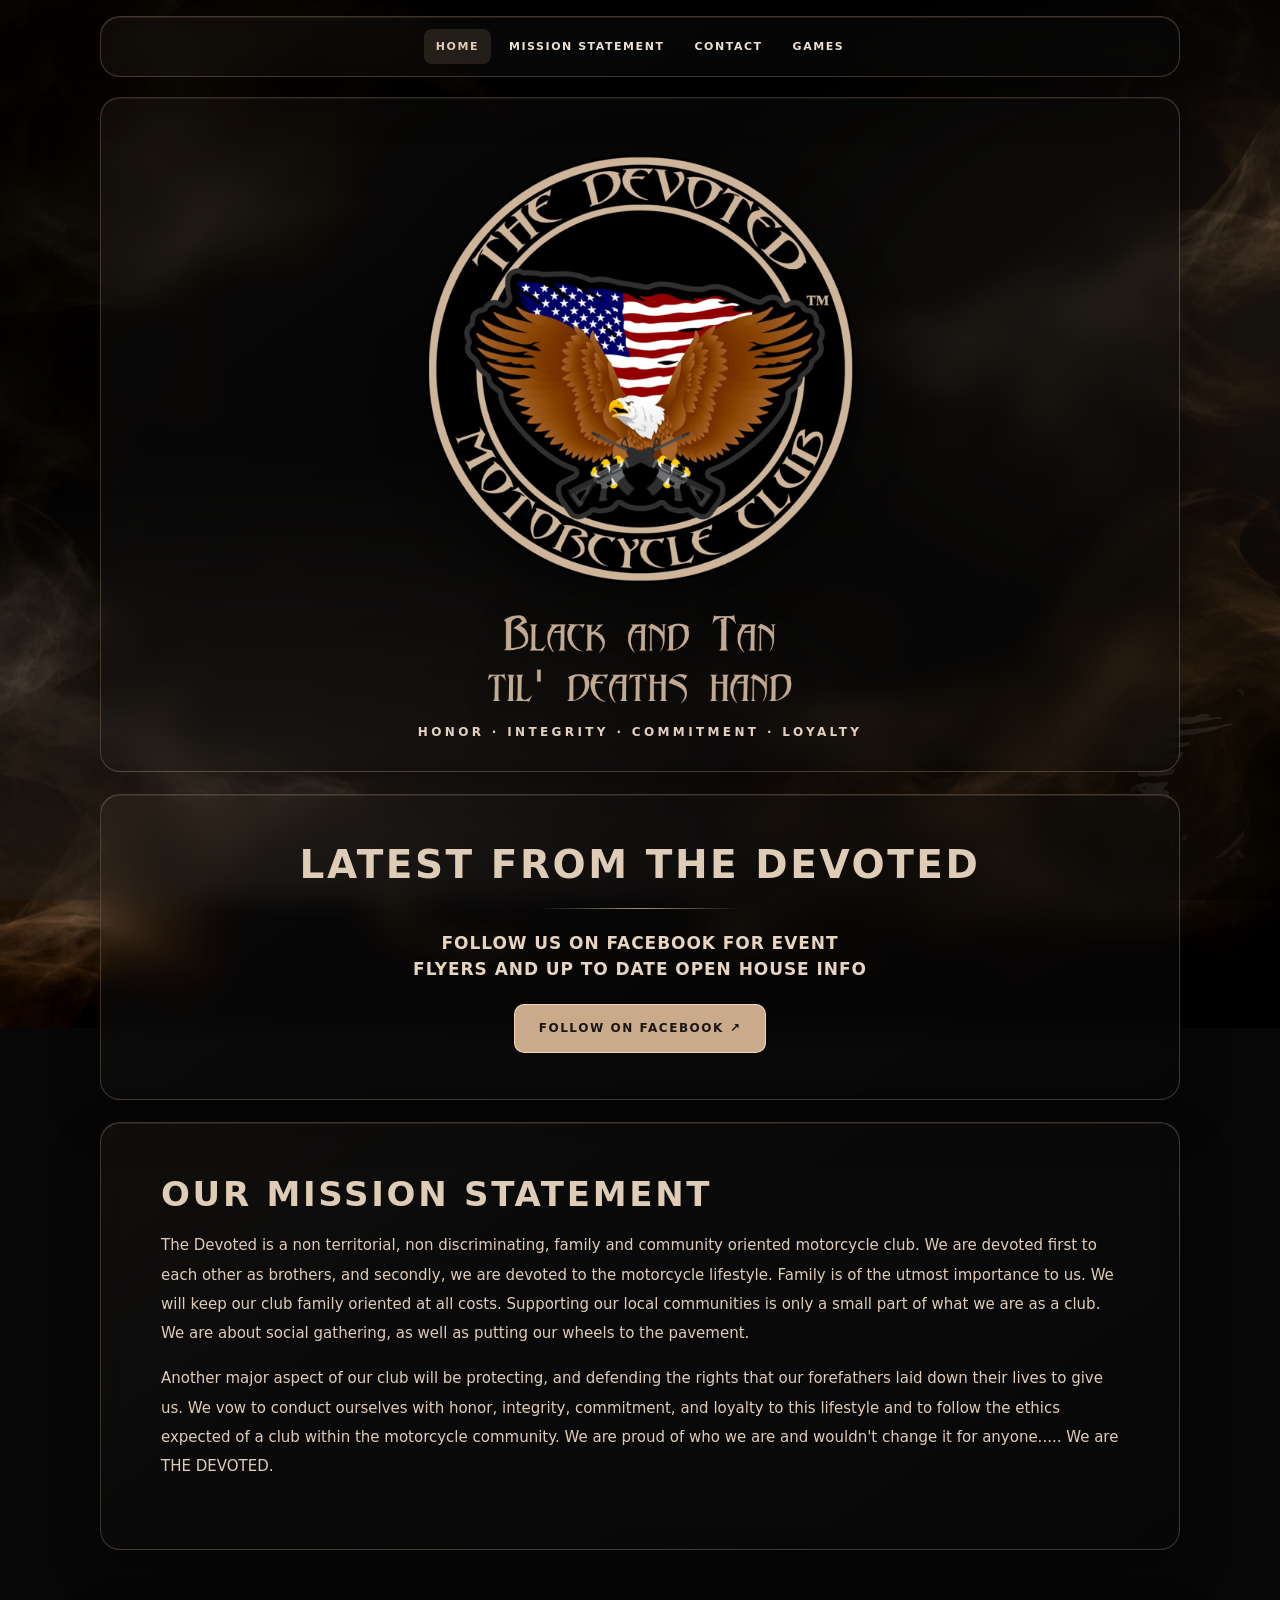
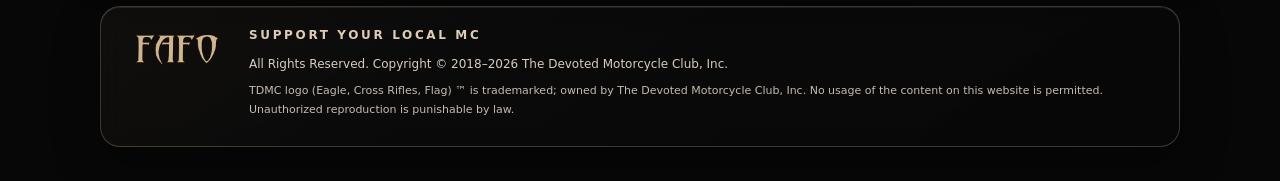
<file: index.html>
<!doctype html>
<html lang="en">
<head>
  <meta charset="utf-8">
  <meta name="viewport" content="width=device-width,initial-scale=1">
  <meta name="theme-color" content="#080808">
  <meta name="description" content="The Devoted MC motorcycle club. Honor, integrity, commitment, loyalty.">
  <title>Home | The Devoted MC</title>
  <link rel="stylesheet" href="styles.css">
</head>
<body>
  <div class="bg-eagle" aria-hidden="true"></div>
  <header class="top">
    <div class="wrap top-inner glass">
      <nav class="nav" aria-label="Main navigation">
        <a href="index.html" aria-current="page">Home</a>
        <a href="#mission">Mission Statement</a>
        <a href="contact-us.html">Contact</a>
        <a href="games.html">Games</a>
      </nav>
    </div>
  </header>

  <main class="wrap">
    <section class="hero glass" aria-labelledby="home-title">
      <h1 id="home-title" class="sr-only">The Devoted MC</h1>
      <div class="patch-shell">
        <img src="assets/tdmc-600x600.png" alt="The Devoted Motorcycle Club official emblem featuring an eagle, crossed rifles, and American flag">
      </div>
      <div class="deaths-hand">
        <img src="assets/black-and-tan.png" alt="Black and Tan 'Til Death's Hand">
      </div>
      <p class="hero-caption">Honor · Integrity · Commitment · Loyalty</p>
    </section>

    <section class="section facebook club-updates glass" aria-labelledby="facebook-title">
      <h2 id="facebook-title" class="updates-title">LATEST FROM THE DEVOTED</h2>
      <div class="updates-divider" aria-hidden="true"></div>
      <p class="updates-subtitle">FOLLOW US ON FACEBOOK FOR EVENT FLYERS AND UP TO DATE OPEN HOUSE INFO</p>
      <a class="fb-btn" href="https://www.facebook.com/SupportTheDevoted/" target="_blank" rel="noopener noreferrer">Follow On Facebook ↗</a>
    </section>

    <section id="mission" class="section mission glass" aria-labelledby="mission-heading">
      <h2 id="mission-heading">OUR MISSION STATEMENT</h2>
      <p>The Devoted is a non territorial, non discriminating, family and community oriented motorcycle club. We are devoted first to each other as brothers, and secondly, we are devoted to the motorcycle lifestyle. Family is of the utmost importance to us. We will keep our club family oriented at all costs. Supporting our local communities is only a small part of what we are as a club. We are about social gathering, as well as putting our wheels to the pavement.</p>
      <p>Another major aspect of our club will be protecting, and defending the rights that our forefathers laid down their lives to give us. We vow to conduct ourselves with honor, integrity, commitment, and loyalty to this lifestyle and to follow the ethics expected of a club within the motorcycle community. We are proud of who we are and wouldn't change it for anyone..... We are THE DEVOTED.</p>
    </section>

  </main>

  <footer class="footer wrap">
    <div class="footer-shell glass">
      <div class="footer-fafo">
        <img src="assets/fafo.png" alt="FAFO">
      </div>
      <div class="footer-copy">
        <p class="support">Support Your Local MC</p>
        <p>All Rights Reserved. Copyright © 2018–<span data-copyright-year>2026</span> The Devoted Motorcycle Club, Inc.</p>
        <p class="tm">TDMC logo (Eagle, Cross Rifles, Flag) ™ is trademarked; owned by The Devoted Motorcycle Club, Inc. No usage of the content on this website is permitted. Unauthorized reproduction is punishable by law.</p>
      </div>
    </div>
  </footer>
  <script>
    // On each page load, update the copyright year automatically.
    document.querySelectorAll('[data-copyright-year]').forEach(function (year) {
      year.textContent = new Date().getFullYear();
    });
  </script>
</body>
</html>
</file>
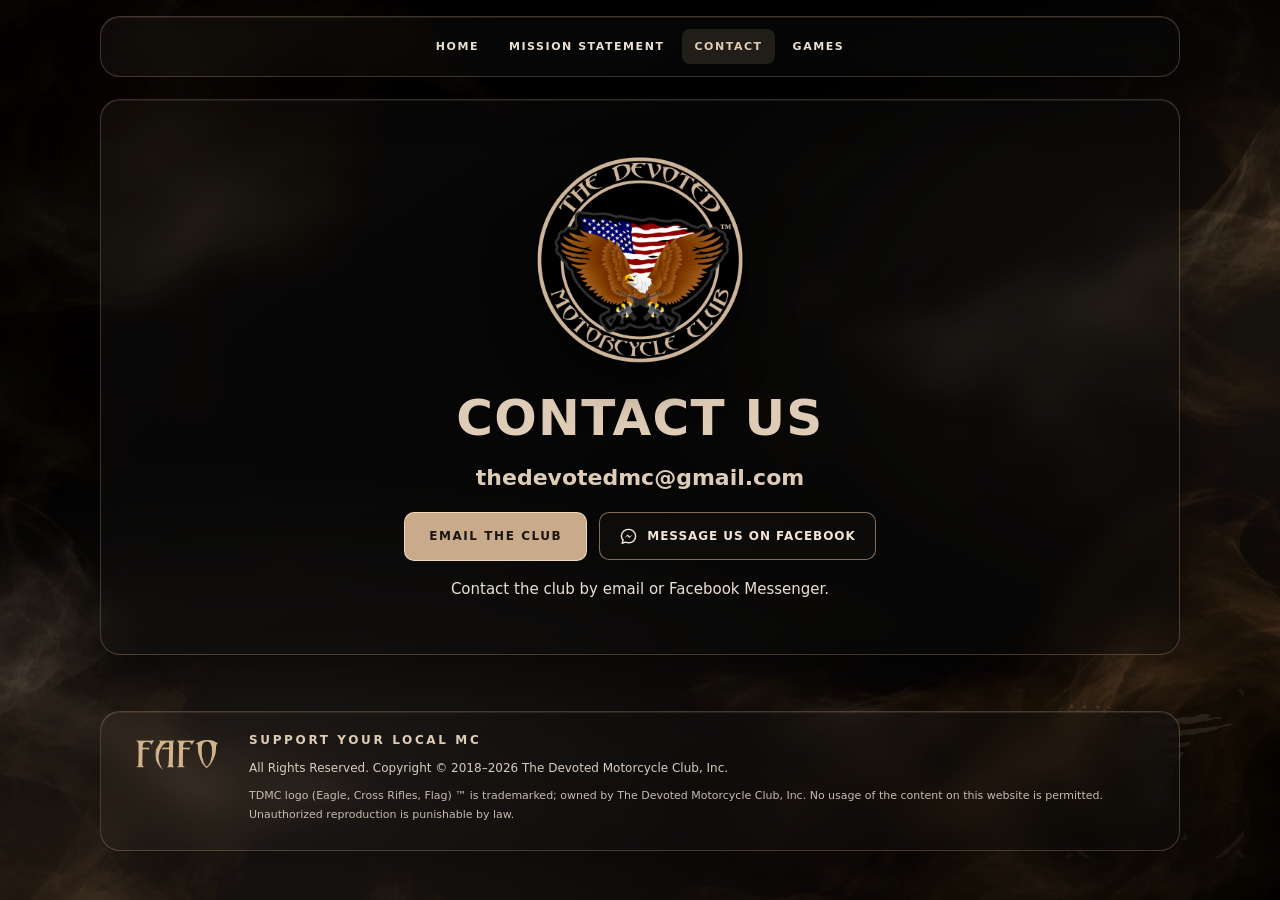
<file: contact-us.html>
<!doctype html>
<html lang="en">
<head>
  <meta charset="utf-8">
  <meta name="viewport" content="width=device-width,initial-scale=1">
  <meta name="theme-color" content="#080808">
  <meta name="description" content="Contact The Devoted MC.">
  <title>Contact | The Devoted MC</title>
  <link rel="stylesheet" href="styles.css">
</head>
<body>
  <div class="bg-eagle" aria-hidden="true"></div>
  <header class="top">
    <div class="wrap top-inner glass">
      <nav class="nav" aria-label="Main navigation">
        <a href="index.html">Home</a>
        <a href="index.html#mission">Mission Statement</a>
        <a href="contact-us.html" aria-current="page">Contact</a>
        <a href="games.html">Games</a>
      </nav>
    </div>
  </header>

  <main class="wrap">
    <section class="section subpage glass" aria-labelledby="contact-title">
      <div class="contact-content">
        <div class="patch-shell">
          <img src="assets/tdmc-600x600.png" alt="The Devoted Motorcycle Club official emblem">
        </div>
        <h1 id="contact-title" class="abaddon contact-title">CONTACT US</h1>
        <p class="email">thedevotedmc@gmail.com</p>
        <div class="contact-actions">
          <a class="mail-btn" href="mailto:thedevotedmc@gmail.com">Email The Club</a>
          <a class="messenger-btn" href="https://m.me/supportthedevoted" target="_blank" rel="noopener noreferrer">
            <svg aria-hidden="true" viewBox="0 0 24 24" width="19" height="19" fill="none" stroke="currentColor" stroke-width="1.8" stroke-linejoin="round" stroke-linecap="round"><path d="M21 11.5a8.5 8.5 0 0 1-8.7 8.45 8.1 8.1 0 0 1-3.7-.8L4 20.5l1.2-4A8.4 8.4 0 0 1 3 11.5 8.7 8.7 0 0 1 12 3a8.7 8.7 0 0 1 9 8.5Z"/><path d="m6.7 13.9 4.2-4.3 2.8 2.5 3.7-2.5-4.2 4.3-2.8-2.5-3.7 2.5Z" fill="currentColor" stroke="none"/></svg>
            Message Us on Facebook
          </a>
        </div>
        <p class="quiet">Contact the club by email or Facebook Messenger.</p>
      </div>
    </section>
  </main>

  <footer class="footer wrap">
    <div class="footer-shell glass">
      <div class="footer-fafo">
        <img src="assets/fafo.png" alt="FAFO">
      </div>
      <div class="footer-copy">
        <p class="support">Support Your Local MC</p>
        <p>All Rights Reserved. Copyright © 2018–<span data-copyright-year>2026</span> The Devoted Motorcycle Club, Inc.</p>
        <p class="tm">TDMC logo (Eagle, Cross Rifles, Flag) ™ is trademarked; owned by The Devoted Motorcycle Club, Inc. No usage of the content on this website is permitted. Unauthorized reproduction is punishable by law.</p>
      </div>
    </div>
  </footer>
  <script>
    // On each page load, update the copyright year automatically.
    document.querySelectorAll('[data-copyright-year]').forEach(function (year) {
      year.textContent = new Date().getFullYear();
    });
  </script>
</body>
</html>
</file>
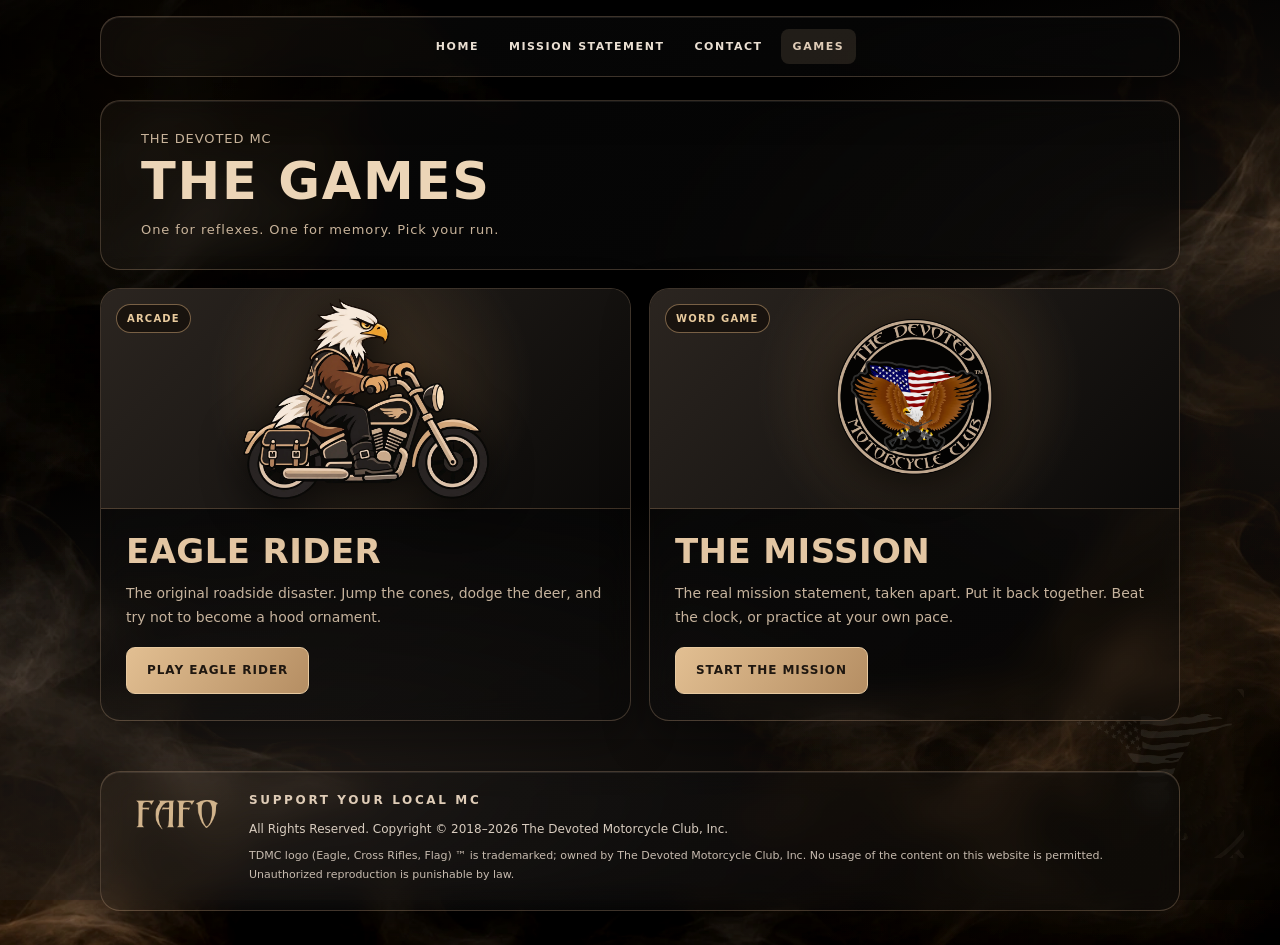
<file: games.html>
<!doctype html>
<html lang="en"><head>
<meta charset="utf-8"><meta name="viewport" content="width=device-width,initial-scale=1"><meta name="theme-color" content="#080808">
<meta name="description" content="Play Eagle Rider or The Mission on The Devoted MC website."><title>Games | The Devoted MC</title>
<link rel="stylesheet" href="styles.css"><link rel="stylesheet" href="mission-game.css"></head>
<body><div class="bg-eagle" aria-hidden="true"></div>
<header class="top"><div class="wrap top-inner glass"><nav class="nav" aria-label="Main navigation">
  <a href="index.html">Home</a><a href="index.html#mission">Mission Statement</a><a href="contact-us.html">Contact</a><a href="games.html" aria-current="page">Games</a>
</nav></div></header>

<main class="wrap games-select">
<section class="games-select-intro glass"><p>THE DEVOTED MC</p><h1>THE GAMES</h1><p>One for reflexes. One for memory. Pick your run.</p></section>
<div class="games-select-grid">
  <article class="games-select-card glass">
    <div class="games-select-art"><img class="games-select-eagle" src="assets/eagle-rider.webp" alt="Bald eagle riding a cruiser motorcycle"><span class="games-select-badge">ARCADE</span></div>
    <div class="games-select-content"><h2>EAGLE RIDER</h2><p>The original roadside disaster. Jump the cones, dodge the deer, and try not to become a hood ornament.</p><a class="games-select-play" href="game.html">PLAY EAGLE RIDER</a></div>
  </article>
  <article class="games-select-card glass">
    <div class="games-select-art"><img class="games-select-crest" src="assets/tdmc-600x600.png" alt="The Devoted MC emblem"><span class="games-select-badge">WORD GAME</span></div>
    <div class="games-select-content"><h2>THE MISSION</h2><p>The real mission statement, taken apart. Put it back together. Beat the clock, or practice at your own pace.</p><a class="games-select-play" href="mission-game.html">START THE MISSION</a></div>
  </article>
</div>
</main>
  <footer class="footer wrap">
    <div class="footer-shell glass">
      <div class="footer-fafo">
        <img src="assets/fafo.png" alt="FAFO">
      </div>
      <div class="footer-copy">
        <p class="support">Support Your Local MC</p>
        <p>All Rights Reserved. Copyright © 2018–<span data-copyright-year>2026</span> The Devoted Motorcycle Club, Inc.</p>
        <p class="tm">TDMC logo (Eagle, Cross Rifles, Flag) ™ is trademarked; owned by The Devoted Motorcycle Club, Inc. No usage of the content on this website is permitted. Unauthorized reproduction is punishable by law.</p>
      </div>
    </div>
  </footer>
<script>document.querySelectorAll('[data-copyright-year]').forEach(function(el){el.textContent=new Date().getFullYear();});</script>
</body></html>
</file>
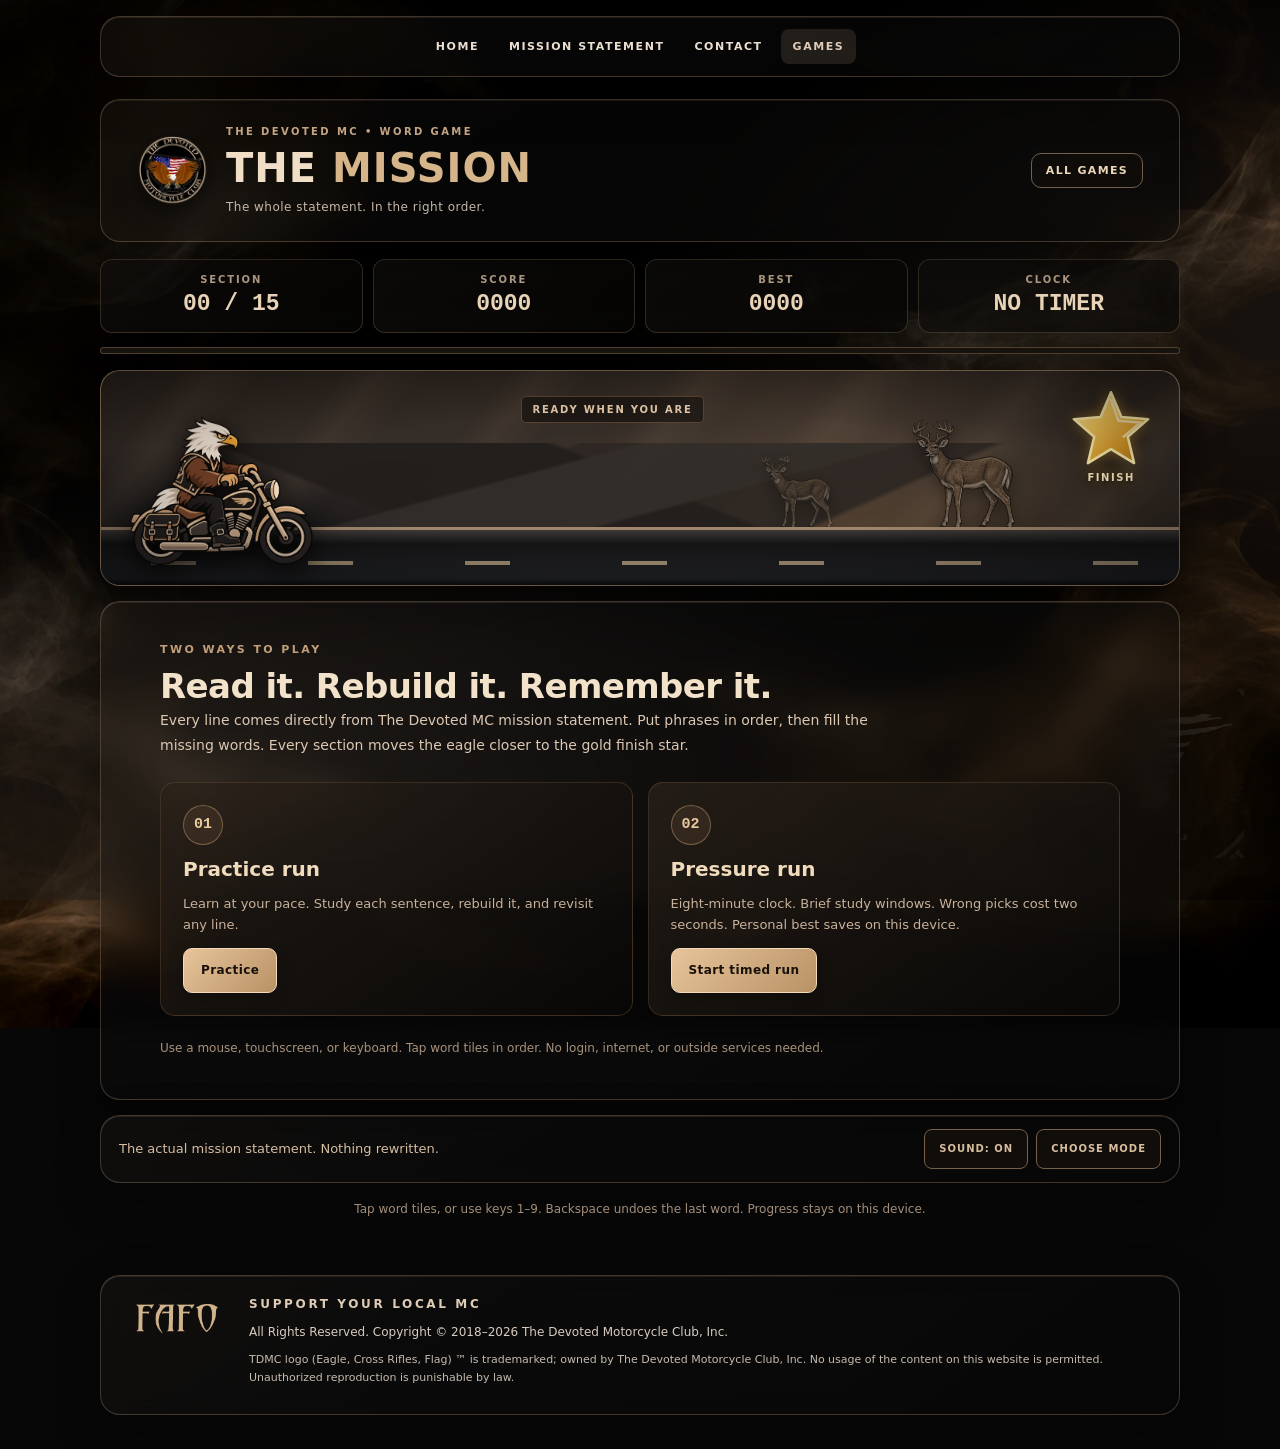
<file: mission-game.html>
<!doctype html>
<html lang="en"><head>
<meta charset="utf-8"><meta name="viewport" content="width=device-width,initial-scale=1"><meta name="theme-color" content="#080808">
<meta name="description" content="Rebuild and memorize The Devoted MC mission statement in this interactive word game."><title>The Mission | The Devoted MC</title>
<link rel="stylesheet" href="styles.css"><link rel="stylesheet" href="mission-game.css"></head>
<body><div class="bg-eagle" aria-hidden="true"></div>
<header class="top"><div class="wrap top-inner glass"><nav class="nav" aria-label="Main navigation">
  <a href="index.html">Home</a><a href="index.html#mission">Mission Statement</a><a href="contact-us.html">Contact</a><a href="games.html" aria-current="page">Games</a>
</nav></div></header>

<main class="wrap mp-page">
  <section class="mp-hero glass" aria-labelledby="mp-game-title">
    <div class="mp-heading-block">
      <img class="mp-mark" src="assets/tdmc-600x600.png" alt="The Devoted MC emblem" width="71" height="71">
      <div><p class="mp-kicker">THE DEVOTED MC • WORD GAME</p><h1 class="mp-title" id="mp-game-title">THE <em>MISSION</em></h1><p class="mp-subtitle">The whole statement. In the right order.</p></div>
    </div>
    <div class="mp-head-actions"><a class="mp-navback" href="games.html">ALL GAMES</a></div>
  </section>
  <section class="mp-stats" aria-label="Game statistics">
    <div class="mp-stat"><span class="mp-stat-label">SECTION</span><span id="mp-line" class="mp-stat-value">00 / 15</span></div>
    <div class="mp-stat"><span class="mp-stat-label">SCORE</span><span id="mp-score" class="mp-stat-value">0000</span></div>
    <div class="mp-stat"><span class="mp-stat-label">BEST</span><span id="mp-best" class="mp-stat-value">0000</span></div>
    <div class="mp-stat"><span class="mp-stat-label">CLOCK</span><span id="mp-clock" class="mp-stat-value">NO TIMER</span></div>
  </section>
  <div id="mp-stage-meter" class="mp-meter" role="progressbar" aria-label="Game completion" aria-valuemin="0" aria-valuemax="100" aria-valuenow="0"><div id="mp-progress"></div></div>
  <div class="mp-scene" id="mp-scene" aria-hidden="true">
    <div class="mp-far-hills"></div>
    <svg class="mp-sky-bird" viewBox="0 0 120 30" aria-hidden="true"><path d="M3 17 Q26 0 57 18 Q88 -3 117 17 Q85 10 61 24 Q33 8 3 17"/></svg>
    
    <div class="mp-scene-status" id="mp-scene-status">READY WHEN YOU ARE</div>
    <img src="assets/obstacle-deer.webp" class="mp-deer" alt="" width="90" height="116">
    <img src="assets/obstacle-deer.webp" class="mp-deer mp-deer-second" alt="" width="70" height="85">
    <div class="mp-road"></div>
    <div class="mp-finish-marker" aria-hidden="true">
      <svg class="mp-finish-star" viewBox="0 0 100 100" focusable="false">
        <defs><linearGradient id="mp-star-shine" x1="0" y1="0" x2="1" y2="1"><stop offset="0" stop-color="#fff4be"/><stop offset=".37" stop-color="#f6c95b"/><stop offset=".7" stop-color="#d99925"/><stop offset="1" stop-color="#a8651a"/></linearGradient></defs>
        <path d="M50 5 L62.4 34.6 L94.3 37.1 L70 58 L77.5 89.4 L50 72.8 L22.5 89.4 L30 58 L5.7 37.1 L37.6 34.6 Z" fill="url(#mp-star-shine)" stroke="#fff0ad" stroke-width="3" stroke-linejoin="round"/>
        <path d="M50 14 L59 39 L85 41 L65 58" fill="none" stroke="#fff8d7" stroke-width="3" stroke-linecap="round" opacity=".67"/>
      </svg><span>FINISH</span>
    </div>
    <div class="mp-miss-effects" aria-hidden="true"><span class="mp-exhaust-puff mp-puff-a"></span><span class="mp-exhaust-puff mp-puff-b"></span><span class="mp-exhaust-puff mp-puff-c"></span><span class="mp-skid-smoke"></span><span class="mp-skid-smoke mp-skid-smoke-two"></span></div>
    <img id="mp-rider" src="assets/eagle-rider.webp" class="mp-rider" alt="" width="177" height="130">
  </div>
  <div class="mp-panel glass" id="mp-panel" aria-live="off"></div>
  <div class="mp-bottom-controls glass">
    <p class="mp-notice" id="mp-notice" role="status" aria-live="polite">The actual mission statement. Nothing rewritten.</p>
    <div class="mp-meta-actions"><button type="button" id="mp-sound" aria-pressed="true">SOUND: ON</button><button type="button" id="mp-reset">CHOOSE MODE</button></div>
  </div>
  <p class="mp-footer-note">Tap word tiles, or use keys 1–9. Backspace undoes the last word. Progress stays on this device.</p>
  <span id="mp-phase" class="sr-only">READY</span><span id="mp-streak" class="sr-only">0</span>
</main>
  <footer class="footer wrap">
    <div class="footer-shell glass">
      <div class="footer-fafo">
        <img src="assets/fafo.png" alt="FAFO">
      </div>
      <div class="footer-copy">
        <p class="support">Support Your Local MC</p>
        <p>All Rights Reserved. Copyright © 2018–<span data-copyright-year>2026</span> The Devoted Motorcycle Club, Inc.</p>
        <p class="tm">TDMC logo (Eagle, Cross Rifles, Flag) ™ is trademarked; owned by The Devoted Motorcycle Club, Inc. No usage of the content on this website is permitted. Unauthorized reproduction is punishable by law.</p>
      </div>
    </div>
  </footer>
<script>document.querySelectorAll('[data-copyright-year]').forEach(function(el){el.textContent=new Date().getFullYear();});</script>
<script src="mission-game.js" defer></script>
</body></html>
</file>
<file: styles.css>
:root {
  color-scheme: dark;
  --black: #080808;
  --black-soft: #111111;
  --tan: #c9ab8b;
  --tan-soft: #dfccb7;
  --text: #f2ece7;
  --muted: #c7b8a7;
  --border: rgba(219, 183, 146, 0.26);
  --glass: rgba(13, 12, 12, 0.44);
  --glass-strong: rgba(10, 10, 10, 0.57);
  --max: 1080px;
  --radius: 20px;
  --font-ui: system-ui,-apple-system,BlinkMacSystemFont,"Segoe UI",Roboto,Helvetica,Arial,sans-serif;
}
*,*::before,*::after{box-sizing:border-box}
html{scroll-behavior:smooth;scroll-padding-top:110px}
body{
  margin:0;
  min-height:100vh;
  color:var(--text);
  background:#070707;
  font:400 16px/1.75 var(--font-ui);
  overflow-x:hidden;
}
body::before{
  content:"";
  position:fixed;
  /* Extra bleed prevents empty corners while the smoke drifts. */
  inset:-10vmax;
  z-index:-2;
  pointer-events:none;
  background:
    radial-gradient(circle at 20% 18%, rgba(201,171,139,.15), transparent 27%),
    radial-gradient(circle at 84% 78%, rgba(201,171,139,.12), transparent 24%),
    linear-gradient(180deg, rgba(0,0,0,.40), rgba(0,0,0,.16) 28%, rgba(0,0,0,.36)),
    url("assets/smoke-background.webp") center / cover no-repeat;
  animation: smoke-drift 20s ease-in-out infinite alternate;
  will-change: transform;
  filter:contrast(1.18) brightness(1.05);
}
body::after{
  content:"";
  position:fixed;
  inset:0;
  z-index:-1;
  background:
    radial-gradient(ellipse 68% 40% at 18% 70%,rgba(171,145,125,.18),transparent 78%),
    radial-gradient(ellipse 58% 48% at 80% 28%,rgba(157,127,100,.16),transparent 76%),
    radial-gradient(ellipse at center, transparent 24%, rgba(0,0,0,.18) 64%, rgba(0,0,0,.44) 100%);
  background-repeat:no-repeat;
  background-size:125% 125%,130% 130%,100% 100%;
  pointer-events:none;
  animation:smoke-haze 24s ease-in-out infinite alternate;
}

.bg-eagle{
  position:fixed;
  right:clamp(12px, 3vw, 36px);
  bottom:clamp(18px, 4vw, 42px);
  width:min(20vw, 180px);
  aspect-ratio:335 / 315;
  z-index:-1;
  pointer-events:none;
  opacity:.13;
  background:url("assets/eagle-corner.webp") center / contain no-repeat;
  filter:sepia(.55) saturate(.85) brightness(.92) drop-shadow(0 8px 18px rgba(0,0,0,.38));
  transform-origin:center;
  animation:eagle-float 16s ease-in-out infinite alternate;
}

/* Gentle, continuously shifting smoke: no videos or JavaScript required. */
@keyframes smoke-drift{
  0% {transform:translate3d(-3.2%, 2%, 0) scale(1.045)}
  50% {transform:translate3d(2.8%, -2.1%, 0) scale(1.075)}
  100% {transform:translate3d(-1.5%, -2.8%, 0) scale(1.06)}
}
@keyframes eagle-float{
  0% {transform:translate3d(0,0,0) scale(1); opacity:.10}
  50% {transform:translate3d(-6px,-5px,0) scale(1.025); opacity:.145}
  100% {transform:translate3d(3px,-10px,0) scale(1.04); opacity:.12}
}
@keyframes smoke-haze{
  0% {background-position: 12% 88%,92% 8%,center; opacity:.84}
  100% {background-position: 84% 30%,16% 82%,center; opacity:1}
}
a{color:inherit}
a:focus-visible{outline:2px solid var(--tan-soft);outline-offset:4px}
img{max-width:100%;display:block}
.wrap{width:min(var(--max), calc(100% - 34px));margin-inline:auto}
.glass{
  background:linear-gradient(145deg, rgba(72,60,50,.16), rgba(18,18,18,.33) 34%, rgba(8,8,8,.48));
  border:1px solid var(--border);
  border-radius:var(--radius);
  box-shadow:0 18px 45px rgba(0,0,0,.34), inset 0 1px 0 rgba(255,241,224,.09);
  -webkit-backdrop-filter: blur(12px) saturate(1.06);
  backdrop-filter: blur(12px) saturate(1.06);
}
.top{padding-top:16px;position:relative;z-index:10}
.top-inner{padding:12px 18px;display:flex;justify-content:center;align-items:center;min-height:60px}
.nav{display:flex;gap:6px;flex-wrap:wrap;justify-content:center}
.nav a{
  text-decoration:none;
  text-transform:uppercase;
  letter-spacing:.14em;
  font-size:11px;
  font-weight:800;
  color:#eadfd2;
  padding:8px 12px;
  border-radius:8px;
}
.nav a:hover,.nav a[aria-current="page"]{background:rgba(204,173,140,.14);color:var(--tan-soft)}
main{padding-bottom:34px}
.hero{
  margin-top:20px;
  padding:clamp(26px, 4vw, 48px) clamp(16px, 4.8vw, 56px) 24px;
  text-align:center;
}
.patch-shell{
  width:min(455px, 95%);
  margin:0 auto 8px;
  display:grid;
  place-items:center;
}
.patch-shell img{width:100%;height:auto;filter:drop-shadow(0 15px 24px rgba(0,0,0,.55))}
.deaths-hand{
  width:min(310px, 58%);
  margin:12px auto 0;
  display:grid;
  place-items:center;
}
.deaths-hand img{width:100%;height:auto;filter:drop-shadow(0 7px 14px rgba(0,0,0,.4))}
.hero-caption{
  margin:12px 0 4px;
  color:#e4d2bf;
  font-size:12px;
  font-weight:800;
  letter-spacing:.28em;
  text-transform:uppercase;
}
.section{margin-top:22px;padding:clamp(24px, 5vw, 52px) clamp(20px, 5vw, 60px)}
h2,.abaddon{
  font-family:var(--font-ui);
  font-weight:800;
}
h2{
  margin:0 0 18px;
  color:var(--tan-soft);
  font-size:clamp(30px, 4.8vw, 50px);
  line-height:1.12;
  letter-spacing:.012em;
}
.mission p,.subpage p{margin:0 0 16px;color:#ebdfd4;font-size:15px;line-height:1.95}
.mission h2{font-size:clamp(24px, 3.2vw, 34px); letter-spacing:.08em;}
.mission p{color:var(--tan-soft);}
.facebook{
  text-align:center;
}
.facebook h2{
  font-family:var(--font-ui);
  font-size:clamp(26px, 3.65vw, 39px);
  font-weight:850;
  line-height:1.22;
  letter-spacing:.065em;
  text-transform:uppercase;
  max-width:820px;
  margin:0 auto;
}
.fb-btn,.mail-btn{
  display:inline-flex;
  align-items:center;
  justify-content:center;
  text-decoration:none;
  margin-top:6px;
  padding:13px 24px;
  border-radius:10px;
  border:1px solid rgba(255,235,212,.72);
  background:var(--tan);
  color:#1b1613;
  font-size:12px;
  font-weight:900;
  letter-spacing:.13em;
  text-transform:uppercase;
}
.fb-btn:hover,.mail-btn:hover{background:#e8d1b5}
/* Facebook section is a link to the club's live posts; no unreliable iframe. */
.club-updates{padding-block:clamp(28px,4.5vw,46px)}
.club-updates .updates-divider{
  width:min(200px,50%);
  height:1px;
  margin:19px auto 21px;
  background:linear-gradient(90deg,transparent,rgba(223,204,183,.72),transparent);
}
.club-updates .updates-subtitle{
  color:#e8d5bf;
  max-width:740px;
  margin:0 auto 22px;
  font-family:var(--font-ui);
  font-size:clamp(14px,1.7vw,17px);
  font-weight:750;
  letter-spacing:.055em;
  line-height:1.55;
  text-transform:uppercase;
  text-wrap:balance;
}
.club-updates .fb-btn{margin-top:0;min-height:46px}
.quiet{margin:13px auto 0;color:#d3c2b0;font-size:12px;max-width:700px}
.footer{
  padding:22px 0 34px;
}
.footer-shell{
  display:flex;
  align-items:flex-start;
  gap:18px;
  padding:18px 20px;
}
.footer-fafo{
  width:110px;
  flex:0 0 110px;
  padding:8px 4px 2px;
}
.footer-copy{min-width:0}
.footer-copy p{margin:0 0 8px;color:#d8ccbf;font-size:12px;line-height:1.7}
.footer-copy .support{font-weight:850;letter-spacing:.22em;text-transform:uppercase;color:var(--tan-soft)}
.footer-copy .tm{font-size:11px;color:#c7bbaf}
.subpage{margin-top:22px;min-height:420px;text-align:center}
.subpage .patch-shell{width:min(220px, 58%)}
/* Keep Contact Us typography and controls on the same visual centerline. */
.contact-content{
  width:min(100%, 600px);
  margin-inline:auto;
  display:flex;
  flex-direction:column;
  align-items:center;
  text-align:center;
}
.contact-content .patch-shell{
  margin:0 auto 16px;
}
.contact-title{
  margin:0 0 12px;
  color:var(--tan-soft);
  font-size:clamp(34px, 5vw, 50px);
  line-height:1.2;
  text-align:center;
  letter-spacing:.025em;
}
.contact-content .email{
  margin:0 0 15px;
  width:100%;
  font-size:clamp(17px, 2.8vw, 22px);
  font-weight:650;
  line-height:1.65;
  color:var(--tan-soft);
  text-align:center;
  overflow-wrap:anywhere;
}
.contact-content .mail-btn{margin:0 auto 18px}
.contact-content .quiet{
  max-width:420px;
  margin:0 auto;
  line-height:1.7;
  text-align:center;
}

.fafo-art{width:min(420px, 100%);margin:10px auto 16px}
.sr-only{position:absolute!important;width:1px!important;height:1px!important;padding:0!important;margin:-1px!important;overflow:hidden!important;clip:rect(0,0,0,0)!important;white-space:nowrap!important;border:0!important}
@media (max-width: 760px){
  .footer-shell{flex-direction:column;align-items:center;text-align:center}
  .footer-fafo{width:92px;flex-basis:auto}
}
@media (max-width: 620px){
  .bg-eagle{width:min(30vw,120px); right:10px; bottom:14px; opacity:.10}
  .top-inner{padding:12px 10px}
  .nav a{font-size:10px;padding:7px 10px}
  .hero{margin-top:14px;padding:24px 14px 20px}
  .patch-shell{width:min(370px, 96%)}
  .deaths-hand{width:min(235px, 68%)}
  .hero-caption{letter-spacing:.18em;font-size:11px}
  .mission p,.subpage p{font-size:14px;line-height:1.85}
  .contact-title{font-size:clamp(32px, 9vw, 42px)}
  .contact-content .email{font-size:16px}
}
@media (prefers-reduced-motion: reduce){
  html{scroll-behavior:auto}
  body::before,body::after,.bg-eagle{animation:none;will-change:auto}
}

/* Contact choices: intentionally centered and balanced on desktop and mobile. */
.contact-actions{display:flex; flex-wrap:wrap; align-items:center; justify-content:center; gap:12px; margin:0 auto 16px}
.contact-content .mail-btn{margin:0}
.messenger-btn{display:inline-flex;align-items:center;justify-content:center;gap:9px;text-decoration:none;min-height:48px;padding:12px 19px;border-radius:10px;border:1px solid rgba(219,183,146,.58);background:rgba(20,17,15,.56);color:#f2e5d6;font-size:12px;font-weight:850;letter-spacing:.08em;text-transform:uppercase;transition:background .18s,border-color .18s}
.messenger-btn:hover{background:rgba(124,98,71,.33);border-color:#e1c5a4}
.messenger-btn svg{flex:none}
@media(max-width:540px){.contact-actions{flex-direction:column;width:100%;gap:11px}.contact-actions a{width:min(100%,295px)}}


/* --- The Devoted MC Road Run (standalone game page) --- */
.game-page{padding-top:22px}
.game-head{padding:22px clamp(18px,4vw,40px) 19px;margin-bottom:17px;display:flex;align-items:center;gap:19px;justify-content:space-between;flex-wrap:wrap}
.game-headline{display:flex;gap:18px;align-items:center;min-width:0}
.game-head-logo{width:78px;height:78px;object-fit:contain;filter:drop-shadow(0 4px 10px rgba(0,0,0,.5))}
.game-title{font:800 clamp(24px,4vw,40px)/1.1 var(--font-ui);letter-spacing:.04em;color:var(--tan-soft);margin:0 0 3px}
.game-subtitle{color:#e0cdb8;font-size:12px;letter-spacing:.16em;text-transform:uppercase;font-weight:700;margin:0}
.game-pills{display:flex;gap:9px;flex-wrap:wrap}
.game-stat{display:flex;flex-direction:column;align-items:center;min-width:85px;padding:9px 13px;background:rgba(2,2,2,.45);border:1px solid rgba(220,174,121,.25);border-radius:11px}
.game-stat-label{color:#bfa78c;font:800 10px/1.4 system-ui,sans-serif;letter-spacing:.16em}
.game-stat-value{color:#f0dbbd;font:900 23px/1.25 ui-monospace,SFMono-Regular,Menlo,Consolas,monospace;font-variant-numeric:tabular-nums}
.game-board{position:relative;overflow:hidden;border-radius:20px;border:1px solid rgba(229,184,132,.32);background:#0e1011;box-shadow:0 22px 65px rgba(0,0,0,.45),inset 0 0 0 1px rgba(255,255,255,.04);isolation:isolate}
#road-run{display:block;width:100%;aspect-ratio: 2.22/1;touch-action:manipulation;cursor:pointer}
.game-board::after{content:"";position:absolute;inset:0;pointer-events:none;border-radius:inherit;box-shadow:inset 0 0 90px rgba(0,0,0,.36);z-index:1}
.game-cover{position:absolute;inset:0;display:flex;align-items:center;justify-content:center;z-index:3;background:linear-gradient(180deg,rgba(3,4,5,.37),rgba(3,4,5,.64));padding:20px;text-align:center}
.game-cover[hidden]{display:none}
.game-cover-inner{width:min(480px,98%);padding:20px 26px 24px;background:rgba(10,10,11,.77);border:1px solid rgba(220,176,128,.56);box-shadow:0 13px 40px rgba(0,0,0,.52);border-radius:18px;backdrop-filter:blur(12px)}
.game-cover-title{margin:0 0 8px;color:#edd3b4;font:900 clamp(25px,4vw,40px)/1.16 system-ui,-apple-system,sans-serif;letter-spacing:.075em;text-transform:uppercase}
.game-cover-text{margin:0 auto 17px;color:#e2d0be;font-size:14px;line-height:1.58;max-width:370px}
.game-primary{padding:12px 27px;background:linear-gradient(135deg,#dec19d,#b7946c);color:#15100b;border-radius:10px;border:1px solid #eed5b2;box-shadow:0 8px 25px rgba(0,0,0,.3);font:900 13px system-ui,sans-serif;letter-spacing:.13em;text-transform:uppercase;cursor:pointer}
.game-primary:hover{filter:brightness(1.13)}
.game-primary:focus-visible,.game-pause:focus-visible{outline:3px solid #fff;outline-offset:3px}
.game-controls{display:flex;gap:12px;flex-wrap:wrap;align-items:center;justify-content:space-between;margin-top:14px;padding:13px 17px}
.game-instructions{margin:0;color:#e3d2c2;font-size:12px;line-height:1.6;letter-spacing:.03em}
.game-kbd{font:800 11px system-ui,sans-serif;border:1px solid rgba(233,202,166,.45);border-bottom-width:3px;background:rgba(0,0,0,.4);padding:4px 7px;border-radius:5px;color:#f2decc;white-space:nowrap}
.game-pause{min-height:38px;border:1px solid rgba(206,169,131,.55);border-radius:8px;background:rgba(22,18,15,.60);color:#ebd4bb;padding:9px 16px;font:800 11px/1 system-ui,sans-serif;letter-spacing:.12em;cursor:pointer;text-transform:uppercase}
.game-pause:hover{background:rgba(94,67,47,.62)}
.game-pause:disabled{opacity:.43;cursor:not-allowed}
.game-tip{font-size:12px;color:#bca892;margin:12px 6px 19px;text-align:center}
@media(max-width:650px){
 .game-page{padding-top:15px}
 .game-head{padding:16px;gap:13px;justify-content:center;text-align:center}
 .game-headline{gap:11px}
 .game-head-logo{width:55px;height:55px}
 .game-title{font-size:28px}
 .game-pills{width:100%;justify-content:center}
 .game-stat{min-width:88px;flex:1;max-width:125px;padding:6px 9px}
 .game-stat-value{font-size:20px}
 #road-run{aspect-ratio:1.35/1}
 .game-cover-inner{padding:17px 14px 18px}
 .game-cover-title{font-size:25px}
 .game-cover-text{font-size:13px;margin-bottom:13px}
 .game-controls{margin-top:10px;justify-content:center;text-align:center;padding:12px}
 .game-instructions{font-size:12px}
}
@media(prefers-reduced-motion:reduce){.game-board{scroll-behavior:auto}}

/* V14: no leaderboard; give the road the full page width. */
.game-left{width:100%;min-width:0}
@media(max-width:480px){
  .game-cover{padding:8px}
  .game-cover-inner{padding:12px 11px}
  .game-cover-title{font-size:23px;margin-bottom:4px}
  .game-cover-text{font-size:12px;line-height:1.38;margin-bottom:8px}
}

/* V16: quiet, accessible audio controls; button sits alongside Pause. */
.game-control-buttons{display:flex;align-items:center;justify-content:center;gap:9px;flex-wrap:wrap}
.game-sound{min-height:38px;padding:9px 16px;border:1px solid rgba(217,179,136,.57);border-radius:8px;background:rgba(38,28,21,.78);color:#ead2b3;font:800 11px/1 system-ui,sans-serif;letter-spacing:.09em;cursor:pointer;text-transform:uppercase}
.game-sound[aria-pressed="false"]{background:rgba(19,19,19,.72);color:#bca896}
.game-sound:hover{background:rgba(94,67,47,.62)}
.game-sound:focus-visible{outline:3px solid white;outline-offset:3px}
.game-sound:disabled{opacity:.5;cursor:not-allowed}
@media(max-width:650px){.game-control-buttons{width:100%;justify-content:center}.game-control-buttons button{flex:0 1 140px}}

/* V20: show the actual obstacle art in the game-over card. */
.game-cover-impact{display:flex;align-items:center;justify-content:center;margin:4px auto 7px;width:130px;max-width:100%;height:91px;background:radial-gradient(ellipse at center,rgba(158,120,82,.14),transparent 72%);border-radius:12px}
.game-cover-impact[hidden]{display:none!important}
.game-cover-impact img{width:120px;height:84px;object-fit:contain;filter:drop-shadow(0 3px 7px rgba(0,0,0,.65))}
.game-cover-title.quote-title{text-transform:none;letter-spacing:.015em;font-size:clamp(23px,3.1vw,34px)}
@media(max-width:650px){
 .game-cover-impact{width:105px;height:61px;margin:2px auto 4px}
 .game-cover-impact img{width:99px;height:61px}
 .game-cover-title.quote-title{font-size:clamp(18px,4.7vw,24px)}
}

/* Final mobile navigation alignment */
@media(max-width:480px){.nav{gap:2px}.nav a{font-size:9px;letter-spacing:.08em;padding:7px 6px}}

/* Homepage update: compact, legible on narrow mobile screens. */
@media(max-width:620px){.club-updates{padding:28px 17px 31px}.club-updates .updates-subtitle{letter-spacing:.025em}.club-updates .fb-btn{max-width:100%;text-align:center}}
</file>
<file: mission-game.css>
/* The Mission • The Devoted MC */
.mp-page{padding-top:22px;padding-bottom:26px}
.mp-page *, .games-select * {box-sizing:border-box}
.mp-page button, .games-select a {font-family:inherit}
.mp-hero{padding:23px clamp(18px,4vw,36px);display:flex;justify-content:space-between;align-items:center;gap:18px;margin-bottom:17px;flex-wrap:wrap}
.mp-heading-block{display:flex;align-items:center;gap:18px;min-width:0}
.mp-mark{width:71px;height:71px;object-fit:contain;filter:drop-shadow(0 6px 14px #0009);flex:none}
.mp-kicker,.mp-small-label{margin:0 0 5px;font-size:10px;letter-spacing:.24em;font-weight:850;color:#c7a887;text-transform:uppercase}
.mp-title{font:850 clamp(22px,3.5vw,40px)/1.1 var(--font-ui);letter-spacing:.025em;color:#f1dec7;margin:0}
.mp-title em{font-style:normal;color:#d7b58b}
.mp-subtitle{font-size:12px;letter-spacing:.04em;color:#c7b7a8;margin:7px 0 0}
.mp-head-actions{display:flex;align-items:center;gap:10px;flex-wrap:wrap}
.mp-tag{border:1px solid #9e7c56;background:rgba(142,100,55,.18);color:#ead0a9;border-radius:100px;font-size:10px;font-weight:900;letter-spacing:.13em;padding:7px 12px}
.mp-navback{font:800 11px system-ui,sans-serif;letter-spacing:.12em;text-decoration:none;border:1px solid #71604d;background:#100d0ab3;color:#ebd6b9;padding:10px 14px;border-radius:10px;text-transform:uppercase;white-space:nowrap}
.mp-navback:hover{background:rgba(148,111,74,.32)}
.mp-stats{display:grid;grid-template-columns:repeat(4,minmax(0,1fr));gap:10px;margin:0 0 14px}
.mp-stat{padding:12px 15px;background:linear-gradient(145deg,#12100eae,#070605b8);border:1px solid #705a456e;border-radius:12px;display:flex;flex-direction:column;align-items:center;gap:3px}
.mp-stat-label{font:800 10px/1.5 system-ui,sans-serif;color:#b7a18a;letter-spacing:.19em}
.mp-stat-value{font:800 clamp(15px,2.2vw,23px)/1.3 ui-monospace,SFMono-Regular,Menlo,Consolas,monospace;font-variant-numeric:tabular-nums;color:#ead5b9}
.mp-clock-warning{color:#ff9d8b!important;animation:mp-pulse 1s linear infinite}
.mp-meter{height:7px;background:#171410;border:1px solid #86674c89;border-radius:99px;overflow:hidden;margin-bottom:16px}
.mp-meter>div{height:100%;width:0;background:linear-gradient(90deg,#96704b,#e8cb9e);border-radius:99px;transition:width .38s ease}
.mp-scene{height:clamp(164px,19vw,216px);position:relative;isolation:isolate;overflow:hidden;border-radius:20px;border:1px solid #a8896680;background:radial-gradient(ellipse at 68% 78%,#644c37aa,transparent 52%),linear-gradient(180deg,#302721 0%,#362e29 35%,#1d1b1b 70%,#0f0f11 100%);box-shadow:0 16px 40px #0008;margin-bottom:15px}
.mp-scene:before{content:"";position:absolute;inset:0;background:repeating-linear-gradient(128deg, transparent 0 60px,#e3bd9621 90px,transparent 130px),radial-gradient(circle at 70% 30%,#d2a77a36,transparent 35%);opacity:.5;pointer-events:none}
.mp-far-hills{position:absolute;inset:auto 0 25% 0;height:41%;background:linear-gradient(165deg,transparent 0 38%,#322d29 39% 57%,transparent 58%),linear-gradient(22deg,transparent 0 25%,#221e1b 26% 51%,transparent 52%),linear-gradient(156deg,transparent 0 37%,#2d2723 38% 70%,transparent 71%);opacity:.92}
.mp-signboard{position:absolute;right:3%;top:11%;border:1px solid #cead88aa;background:#191512b8;color:#dfc6a7;font-size:10px;letter-spacing:.12em;font-weight:900;padding:7px 12px;border-radius:5px;box-shadow:0 5px 10px #0007;z-index:2;white-space:nowrap}
.mp-signboard:after{content:"";position:absolute;width:3px;height:37px;background:#806b58;top:100%;right:20px}
.mp-scene-status{position:absolute;left:39%;top:12%;z-index:3;color:#dfc4a6;font:900 10px system-ui,sans-serif;letter-spacing:.18em;text-transform:uppercase;background:#100d0b99;border:1px solid #946e4880;padding:7px 10px;border-radius:5px}
.mp-status-flash{animation:mp-status .6s ease-out}
.mp-deer{position:absolute;bottom:24%;right:15%;height:58%;width:auto;object-fit:contain;opacity:.62;z-index:2;filter:sepia(.4) saturate(.6) brightness(.68) drop-shadow(0 6px 7px #0008);transform-origin:50% 100%;animation:mp-graze 7s ease-in-out infinite alternate}
.mp-deer-second{right:32%;height:40%;bottom:25%;opacity:.44;animation-delay:-3.5s}
.mp-road{position:absolute;inset:auto 0 0;height:27%;background:linear-gradient(180deg,#3d3937,#151516 25%,#222326 88%,#0d0e10);border-top:3px solid #9f866d;z-index:3}
.mp-road:after{content:"";position:absolute;top:56%;left:0;right:0;height:4px;background:repeating-linear-gradient(90deg,transparent 0 50px,#d8bd95 50px 95px,transparent 95px 157px);opacity:.7;animation:mp-lines 2.2s linear infinite paused}
.mp-scene-riding .mp-road:after{animation-play-state:running}
.mp-rider{position:absolute;left:var(--mp-bike-left, clamp(8px, 3.5%, 18px));bottom:9%;height:70%;width:auto;z-index:5;filter:drop-shadow(0 8px 13px #000c);transform-origin:50% 85%;animation:mp-rider-idle 2.2s ease-in-out infinite;transition:left .78s cubic-bezier(.2,.85,.23,1)}
.mp-scene-riding .mp-rider{animation-duration:.6s}
.mp-scene-correct .mp-rider{animation:mp-leap .7s ease-out both}
/* Incorrect choices have rotating, playful visual reactions: cough, skid, deer side-eye. */
.mp-scene-wrong .mp-rider{animation:mp-wobble .75s ease-out both}
.mp-miss-sputter .mp-rider{animation:mp-engine-cough .78s ease-out both}
.mp-miss-skid .mp-rider{animation:mp-side-skid .78s cubic-bezier(.2,.7,.2,1) both}
.mp-miss-deer .mp-rider{animation:mp-wobble .7s ease-out both}
.mp-miss-deer .mp-deer,.mp-miss-deer .mp-deer-second{animation:mp-deer-side-eye .8s ease-out both;filter:sepia(.2) saturate(.95) brightness(.85) drop-shadow(0 6px 7px #000b)}
.mp-miss-effects{position:absolute;left:calc(var(--mp-bike-left, 45px) - 7px);bottom:18%;height:70px;width:120px;z-index:4;pointer-events:none;transition:left .78s cubic-bezier(.2,.85,.23,1)}
.mp-exhaust-puff,.mp-skid-smoke{display:block;position:absolute;opacity:0;border-radius:50%;background:radial-gradient(circle at 35% 35%,#d5c3b5aa,#84766b77 45%,transparent 72%);width:23px;height:23px;left:6px;bottom:5px}
.mp-puff-b{left:-8px;bottom:10px;width:31px;height:31px}
.mp-puff-c{left:-20px;bottom:2px;width:19px;height:19px}
.mp-skid-smoke{left:16px;bottom:-3px;width:44px;height:13px;background:#dfc8ae75;filter:blur(3px)}
.mp-skid-smoke-two{left:48px;bottom:0;width:27px;height:12px;background:#c0ab9766}
.mp-miss-sputter .mp-exhaust-puff{animation:mp-puff .7s ease-out both}
.mp-miss-sputter .mp-puff-b{animation-delay:.10s}
.mp-miss-sputter .mp-puff-c{animation-delay:.18s}
.mp-miss-skid .mp-skid-smoke{animation:mp-dust-slide .76s ease-out both}
.mp-miss-skid .mp-skid-smoke-two{animation:mp-dust-slide .68s .12s ease-out both}
@keyframes mp-engine-cough{0%,100%{transform:translate(0,0) rotate(0)}20%{transform:translate(-8px,1px) rotate(-9deg)}40%{transform:translate(5px,-3px) rotate(5deg)}60%{transform:translate(-4px,2px) rotate(-6deg)}75%{transform:translate(2px,0) rotate(2deg)}}
@keyframes mp-side-skid{0%,100%{transform:translateX(0) rotate(0)}22%{transform:translateX(14px) rotate(8deg)}42%{transform:translateX(-13px) rotate(-11deg)}60%{transform:translateX(9px) rotate(6deg)}79%{transform:translateX(-4px) rotate(-3deg)}}
@keyframes mp-deer-side-eye{0%,100%{transform:rotate(0) translateY(0)}30%{transform:rotate(-8deg) translateY(-8px)}64%{transform:rotate(5deg) translateY(-3px)}}
@keyframes mp-puff{0%{opacity:0;transform:scale(.25)}20%{opacity:.9}100%{opacity:0;transform:translate(-44px,-20px) scale(2.15)}}
@keyframes mp-dust-slide{0%{opacity:0;transform:scaleX(.4)}20%{opacity:.9}100%{opacity:0;transform:translateX(-42px) scaleX(1.8)}}
.mp-sky-bird{position:absolute;top:17%;left:-12%;opacity:.32;width:84px;height:30px;z-index:1;animation:mp-fly 29s linear infinite}
.mp-sky-bird path{fill:none;stroke:#d7bca0;stroke-linecap:round;stroke-width:5}
.mp-scene:after{content:"";pointer-events:none;position:absolute;inset:0;background:radial-gradient(ellipse at center,transparent 44%,#0007 100%);z-index:6}
/* Persistent 15-section road journey: finish star stays visible as the destination. */
.mp-finish-marker{position:absolute;right:2.4%;top:8%;width:clamp(48px,7vw,84px);display:flex;flex-direction:column;align-items:center;gap:0;z-index:4;pointer-events:none;filter:drop-shadow(0 4px 13px #000b)}
.mp-finish-star{display:block;width:100%;height:auto;filter:drop-shadow(0 0 8px #e9ab4290)}
.mp-finish-marker span{font:900 10px/1.1 system-ui,sans-serif;letter-spacing:.15em;color:#fff0c4;text-shadow:0 2px 6px #000,0 0 12px #f4c355b3}
.mp-goal-reached .mp-finish-star{animation:mp-star-win .85s ease-in-out infinite alternate}
.mp-goal-reached .mp-finish-marker span{color:#fff9dd}
@keyframes mp-star-win{from{transform:scale(1);filter:drop-shadow(0 0 7px #e9ab4288)}to{transform:scale(1.15);filter:drop-shadow(0 0 20px #ffe47bd9)}}
.mp-panel{padding:clamp(20px,3.8vw,40px);min-height:380px}
.mp-puzzle{width:100%;max-width:960px;margin-inline:auto}
.mp-stage-eyebrow{font:850 11px/1.5 system-ui,sans-serif;letter-spacing:.22em;color:#c29f79;text-transform:uppercase;margin:0 0 8px}
.mp-stage-head{margin-bottom:23px}
.mp-stage-heading{font:700 clamp(23px,3.2vw,34px)/1.22 system-ui,-apple-system,sans-serif;letter-spacing:-.017em;color:#f3e2ca;margin:0}
.mp-intro-copy{color:#dcc8b3;font-size:14px;max-width:760px;line-height:1.8;margin:0 0 24px}
.mp-mode-grid{display:grid;grid-template-columns:repeat(2,minmax(0,1fr));gap:15px;margin:16px 0}
.mp-mode-card{padding:22px;border:1px solid #9b77554a;border-radius:15px;background:linear-gradient(145deg,#2c231bb8,#0a0908b8);display:flex;flex-direction:column;gap:12px;align-items:flex-start}
.mp-mode-icon{font:900 15px ui-monospace,monospace;background:#5a42305c;border:1px solid #d0ab786b;color:#e8cb9f;width:40px;height:40px;border-radius:50%;display:grid;place-items:center}
.mp-mode-card h3{font:800 20px/1.2 system-ui,sans-serif;color:#f0dbbc;margin:0}
.mp-mode-card p{font-size:13px;line-height:1.65;color:#c8b29c;margin:0;flex:1}
.mp-intro-foot{color:#a9927c;font-size:12px;margin:22px 0 0}
.mp-button{min-height:45px;border-radius:9px;padding:11px 17px;cursor:pointer;letter-spacing:.035em;font:800 12px/1.3 system-ui,sans-serif;transition:background .16s,transform .14s,border-color .16s}
.mp-button-primary{background:linear-gradient(135deg,#e7c49b,#b99265);color:#18110a;border:1px solid #f3d9b7;box-shadow:0 5px 15px #0004}
.mp-button-primary:hover{background:linear-gradient(135deg,#f9dbb4,#d4aa79);transform:translateY(-1px)}
.mp-button-quiet{background:rgba(28,23,19,.85);color:#e6d0b5;border:1px solid #98765480}
.mp-button-quiet:hover{background:rgba(87,65,46,.7)}
.mp-button:focus-visible,.mp-tile:focus-visible,.mp-navback:focus-visible{outline:3px solid #fff;outline-offset:3px}
.mp-button:active,.mp-tile:active{transform:translateY(1px)}
.mp-puzzle-actions{display:flex;align-items:center;flex-wrap:wrap;gap:12px;margin-top:19px}
.mp-hint,.mp-study-count-note{font-size:12px;color:#c0a78a;margin:0}
.mp-study-quote{border-left:4px solid #b68e62;background:linear-gradient(125deg,#342a22ab,#181410b0);color:#f3dfc3;border-radius:7px 14px 14px 7px;padding:24px clamp(18px,3vw,29px);font:500 clamp(19px,2.5vw,25px)/1.64 Georgia,serif;margin:0 0 17px}
.mp-target-zone{border:1px dashed #a0805c98;background:rgba(6,5,5,.53);border-radius:14px;min-height:90px;padding:16px;margin-bottom:23px}
.mp-chip-row{display:flex;flex-wrap:wrap;align-items:center;gap:8px}
.mp-chip{display:inline-flex;align-items:center;padding:10px 12px;border-radius:8px;font:650 13px/1.4 system-ui,sans-serif}
.mp-placed{background:#bd997047;color:#f4debf;border:1px solid #d7b58680}
.mp-slot{border:1px solid #d1a16a;border-style:dashed;color:#e8c69c;background:#7b563a3e;animation:mp-slot-glow 1.7s ease-in-out infinite}
.mp-empty{border:1px solid #5a493b5c;background:#100e0b99;color:#86796b;min-width:40px;justify-content:center}
.mp-bank-label{font:850 10px/1.4 system-ui,sans-serif;letter-spacing:.17em;color:#bfa383;margin:0 0 12px;text-transform:uppercase}
.mp-bank{display:grid;grid-template-columns:repeat(3,minmax(0,1fr));gap:10px}
.mp-tile{appearance:none;background:linear-gradient(155deg,#3f3021e0,#211b15fa);color:#eddcc6;border:1px solid #8f704c;border-bottom:3px solid #c69b65;border-radius:10px;font:750 13px/1.5 system-ui,sans-serif;padding:12px 13px;min-height:56px;box-shadow:0 4px 8px #0007;text-align:center;cursor:pointer;overflow-wrap:anywhere;transition:background .15s,transform .15s,border-color .15s}
.mp-tile:hover:not(:disabled){background:linear-gradient(155deg,#60482e,#33281d);transform:translateY(-2px);border-color:#f3c994}
.mp-tile-used,.mp-tile:disabled{opacity:.35;cursor:default;border-bottom-width:1px;box-shadow:none}
.mp-tile-wrong{animation:mp-tile-shake .37s both;border-color:#dc816b!important}
.mp-recall-line{font:500 clamp(17px,2.1vw,22px)/2 Georgia,serif;color:#e9d3b7;background:#0b0908a6;border:1px solid #6d563f;padding:19px clamp(15px,2.5vw,27px);border-radius:13px;margin:0 0 24px}
.mp-recall-filled{background:#b38c5b54;border-bottom:2px solid #d9bc92;color:#ffe3bd;padding:3px 5px;border-radius:3px;font-weight:750}
.mp-recall-empty{display:inline-flex;align-items:center;justify-content:center;vertical-align:middle;min-width:63px;min-height:32px;margin:0 4px;border:1px dashed #967b5a;border-radius:4px;background:#50402b6b;color:#b9a083;font:bold 15px system-ui,sans-serif}
.mp-recall-current{border:2px solid #edc18c;background:#7c513b7a;color:#fff1da}
.mp-recall-reference{font-size:13px;color:#ecd3b5;border:1px solid #85684d;background:#2c2119c9;border-radius:9px;padding:12px 15px;line-height:1.75;margin-top:14px}
.mp-stage-clear{text-align:center;animation:mp-slide-in .25s ease-out}
.mp-stage-clear .mp-stage-heading{margin-bottom:17px}
.mp-restored-line{max-width:750px;margin:0 auto;color:#e5d2bb;line-height:1.78;font-size:15px}
.mp-clear-points{font:850 12px system-ui,sans-serif;color:#d3b188;letter-spacing:.12em;margin:20px 0 0}
.mp-stage-clear .mp-puzzle-actions{justify-content:center}
.mp-end{text-align:center;padding:20px 0}
.mp-end-title{font:850 clamp(27px,4vw,49px)/1.18 system-ui,sans-serif;letter-spacing:-.025em;color:#ebc699;margin:6px 0 16px}
.mp-end-line{max-width:580px;color:#e2cdb6;line-height:1.76;font-size:15px;margin:0 auto 20px}
.mp-end-stats{display:flex;gap:12px;justify-content:center;flex-wrap:wrap;margin-bottom:22px}
.mp-end-stats div{padding:10px 15px;background:#090807ad;border:1px solid #886e4c;border-radius:9px;color:#eacfae;font:800 12px ui-monospace,monospace}
.mp-end .mp-puzzle-actions{justify-content:center}
.mp-bottom-controls{margin-top:15px;padding:13px 18px;display:flex;justify-content:space-between;align-items:center;flex-wrap:wrap;gap:10px}
.mp-notice{color:#d6bea2;line-height:1.55;font-size:13px;margin:0;flex:1}
.mp-notice[data-tone=good]{color:#eed2a4}
.mp-notice[data-tone=bad]{color:#ffae96}
.mp-meta-actions{display:flex;gap:8px;flex-wrap:wrap}
.mp-meta-actions button{background:#15110eb8;border:1px solid #77614a;border-radius:8px;color:#d8bd9d;padding:10px 14px;font:800 10px system-ui,sans-serif;letter-spacing:.1em;cursor:pointer;min-height:40px}
.mp-meta-actions button:hover{background:#54402e}
.mp-meta-actions button:focus-visible{outline:2px solid white;outline-offset:3px}
.mp-footer-note{font-size:12px;color:#b9a28b;text-align:center;margin:16px 0 7px}
/* Games hub */
.games-select{padding:23px 0 28px}
.games-select-intro{padding:27px clamp(20px,4vw,40px);margin-bottom:18px}
.games-select-intro p{margin:0;color:#c9b49b;font-size:13px;letter-spacing:.07em}
.games-select-intro h1{margin:0 0 7px;font:850 clamp(32px,5vw,51px)/1.2 var(--font-ui);letter-spacing:.035em;color:#ecd5b7}
.games-select-grid{display:grid;grid-template-columns:repeat(2,minmax(0,1fr));gap:18px}
.games-select-card{overflow:hidden;display:flex;flex-direction:column;padding:0!important}
.games-select-art{position:relative;height:220px;display:flex;align-items:center;justify-content:center;background:radial-gradient(circle at 51% 45%,#7a5c3960,transparent 55%),linear-gradient(135deg,#2b2520,#0a0908);border-bottom:1px solid #94745255}
.games-select-art img{height:90%;width:83%;object-fit:contain;filter:drop-shadow(0 9px 20px #000b);transition:transform .3s ease}
.games-select-card:hover .games-select-art img{transform:translateY(-4px) scale(1.035)}
.games-select-art .games-select-eagle{height:92%;width:85%}
.games-select-art .games-select-crest{height:75%;width:70%;opacity:.92}
.games-select-art .games-select-badge{position:absolute;left:15px;top:15px;padding:5px 10px;background:#17110cd9;border:1px solid #c6a1748c;border-radius:99px;color:#e8ca9d;font-size:10px;font-weight:850;letter-spacing:.12em}
.games-select-content{padding:22px 25px 26px;display:flex;flex:1;flex-direction:column;align-items:flex-start}
.games-select-content h2{font:850 clamp(25px,3vw,34px)/1.2 var(--font-ui);color:#e3c6a3;margin:0 0 10px}
.games-select-content p{color:#c6b39d;font-size:14px;line-height:1.7;flex:1;margin:0 0 18px}
.games-select-play{display:inline-block;background:linear-gradient(125deg,#e2bf92,#b58e63);color:#1f1710;border:1px solid #e7c9a0;border-radius:9px;padding:12px 20px;text-decoration:none;font-weight:900;font-size:12px;letter-spacing:.08em;text-transform:uppercase}
.games-select-play:hover{background:#f0d4ad}
@keyframes mp-graze{0%,38%{transform:rotate(-3deg) translateY(2px)}55%,90%{transform:rotate(2deg) translateY(-4px)}100%{transform:rotate(-4deg)}}
@keyframes mp-rider-idle{0%,100%{transform:translateY(0)}50%{transform:translateY(-2px)}}
@keyframes mp-leap{0%{transform:translateY(0) rotate(0)}45%{transform:translateY(-21px) rotate(-8deg)}100%{transform:translateY(0) rotate(0)}}
@keyframes mp-wobble{0%,100%{transform:rotate(0)}25%{transform:rotate(-8deg)}55%{transform:rotate(9deg)}80%{transform:rotate(-3deg)}}
@keyframes mp-fly{0%{transform:translateX(0)}100%{transform:translateX(calc(100vw + 120px))}}
@keyframes mp-lines{0%{background-position:0 0}100%{background-position:-157px 0}}
@keyframes mp-status{0%{filter:brightness(2)}100%{filter:brightness(1)}}
@keyframes mp-slot-glow{0%,100%{box-shadow:0 0 0 transparent}50%{box-shadow:0 0 15px #a7814973}}
@keyframes mp-tile-shake{0%,100%{transform:translateX(0)}20%,60%{transform:translateX(-4px)}40%,80%{transform:translateX(4px)}}
@keyframes mp-slide-in{0%{opacity:.2;transform:translateY(9px)}100%{opacity:1;transform:translateY(0)}}
@keyframes mp-pulse{0%,100%{opacity:1}50%{opacity:.6}}
@media(max-width:720px){
  .mp-page{padding-top:14px}
  .mp-hero{padding:17px;justify-content:center;text-align:center}
  .mp-heading-block{flex-direction:column;gap:6px;text-align:center}
  .mp-mark{width:60px;height:60px}
  .mp-head-actions{justify-content:center}
  .mp-stats{gap:6px}
  .mp-stat{padding:10px 4px}
  .mp-stat-label{font-size:8px;letter-spacing:.09em}
  .mp-stat-value{font-size:16px}
  .mp-scene{height:154px}
  .mp-scene-status{display:none}
  .mp-rider{height:80%}
  .mp-finish-marker{top:9%;right:2%;width:55px}
  .mp-finish-marker span{font-size:8px}
  .mp-deer{height:55%;right:13%}
  .mp-deer-second{height:40%}
  .mp-panel{padding:22px 16px;min-height:350px}
  .mp-mode-grid,.games-select-grid{grid-template-columns:1fr}
  .mp-bank{grid-template-columns:repeat(2,minmax(0,1fr));gap:8px}
  .mp-tile{font-size:12px;padding:11px 10px;min-height:56px}
  .mp-chip{font-size:12px;padding:9px 10px}
  .mp-stage-heading{font-size:25px}
  .mp-study-quote{font-size:19px;padding:17px}
  .mp-recall-line{font-size:17px}
  .games-select-art{height:200px}
}
@media(max-width:390px){
  .mp-title{font-size:23px}
  .mp-scene{height:132px}
  .mp-signboard{right:1%;top:11%;font-size:8px;padding:5px 7px}
  .mp-scene-status{font-size:8px;padding:5px 7px}
  .mp-stat-value{font-size:14px}
  .mp-chip{font-size:11px}
  .mp-puzzle-actions{gap:8px}
  .mp-button{font-size:11px;padding:11px 12px}
  .mp-target-zone{padding:11px}
}
@media(prefers-reduced-motion:reduce){
  .mp-scene *{animation:none!important}
  .mp-rider,.mp-miss-effects{transition:none!important}
  .mp-tile,.mp-button,.games-select-art img{transition:none}
  .mp-meter>div{transition:none}
}
</file>
